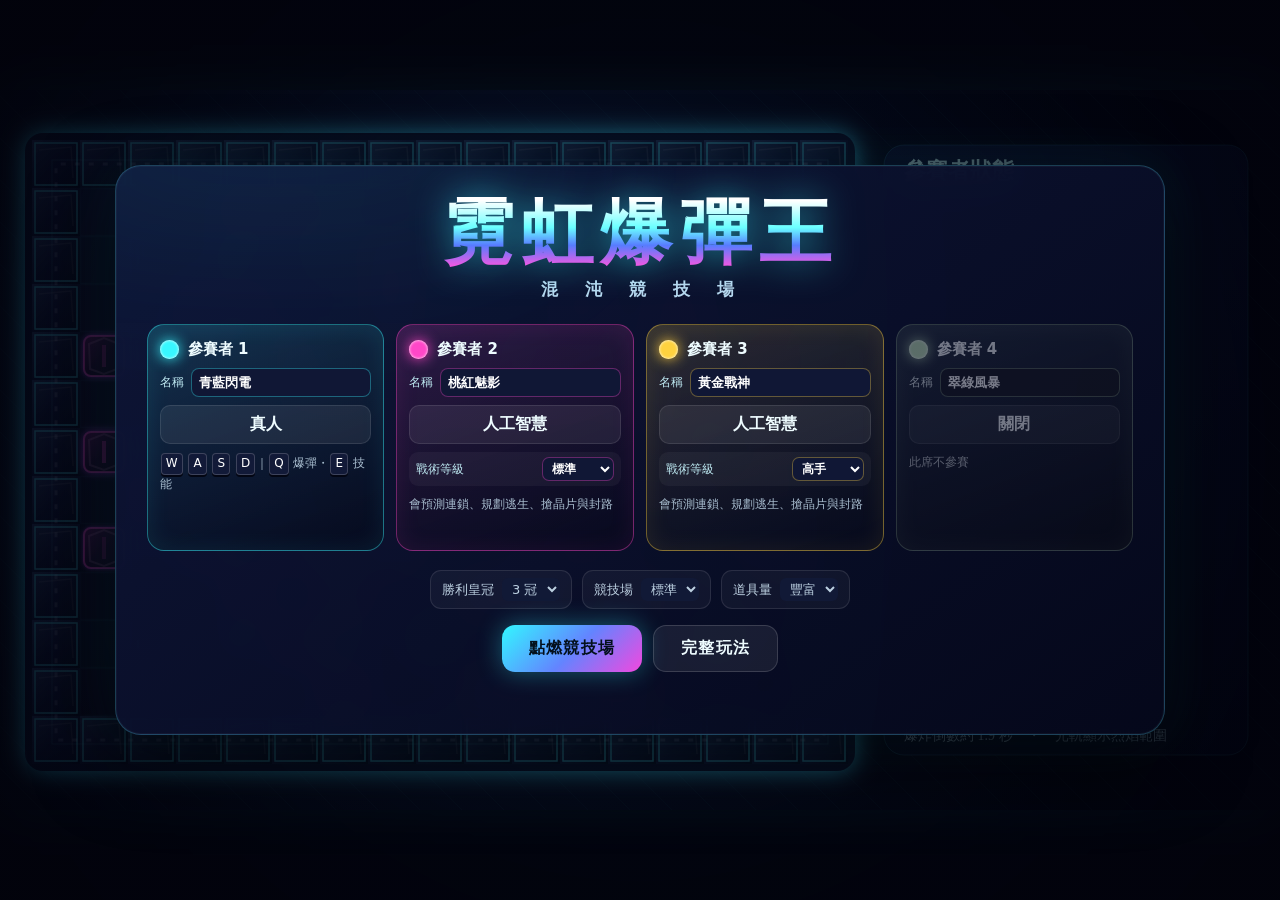
<file: html/index.html>
<!doctype html>
<html lang="zh-Hant">
<head>
  <meta charset="utf-8">
  <meta name="viewport" content="width=device-width,initial-scale=1,maximum-scale=1,user-scalable=no">
  <meta name="color-scheme" content="dark">
  <title>霓虹爆彈王：混沌競技場</title>
  <meta name="theme-color" content="#050817">
  <link rel="icon" href="assets/icons/favicon.ico" sizes="any">
  <link rel="icon" type="image/png" sizes="32x32" href="assets/icons/favicon-32.png">
  <link rel="icon" type="image/png" sizes="16x16" href="assets/icons/favicon-16.png">
  <link rel="apple-touch-icon" sizes="180x180" href="assets/icons/apple-touch-icon.png">
  <link rel="stylesheet" href="css/base.css">
  <link rel="stylesheet" href="css/lobby.css">
  <link rel="stylesheet" href="css/overlays.css">
  <link rel="stylesheet" href="css/responsive.css">
</head>
<body>
<main id="app">
  <canvas id="game" width="1280" height="720" tabindex="0" aria-label="爆彈競技場"></canvas>
  <div id="topbar" class="hidden"><button id="pauseBtn" class="mini">暫停　<span class="kbd">Esc</span></button><div id="roundLabel">第 1 回合</div><button id="soundBtn" class="mini">音效：開</button></div>
  <section id="menu" class="screen">
    <div class="panel">
      <h1>霓虹爆彈王</h1><div class="subtitle">混　沌　競　技　場</div>
      <div id="slots" class="slots"></div>
      <div class="options">
        <label class="choice">勝利皇冠 <select id="wins"><option value="1">1 冠</option><option value="2">2 冠</option><option value="3" selected>3 冠</option><option value="5">5 冠</option></select></label>
        <label class="choice">競技場 <select id="density"><option value=".46">寬闊</option><option value=".60" selected>標準</option><option value=".72">瘋狂</option></select></label>
        <label class="choice">道具量 <select id="loot"><option value=".30">稀少</option><option value=".52" selected>豐富</option><option value=".76">暴雨</option></select></label>
      </div>
      <div class="actions"><button id="startBtn" class="primary">點燃競技場</button><button id="helpBtn" class="secondary">完整玩法</button></div>
      <div id="warning" class="warning"></div>
    </div>
  </section>
  <div id="help" class="modal hidden" role="dialog" aria-modal="true">
    <div class="modal-card"><h2>爆彈生存指南</h2>
      <p>在迷宮中放置爆彈，炸開能量箱、收集強化晶片並讓其他參賽者退出戰局。火焰會沿十字方向延伸，被堅固牆擋住，並能引爆路上的其他爆彈。最後存活者取得一頂皇冠；先達設定皇冠數即稱霸競技場。</p>
      <h3>三人共用鍵盤</h3><div id="controlHelp" class="help-grid"></div>
      <p>每組按鍵位於鍵盤不同的水平區域，三雙手可同時操作。第四席可交給人工智慧。<span class="kbd">Esc</span> 暫停；任何人皆可在暫停畫面繼續。</p>
      <h3>戰鬥技巧</h3><ul><li>放下爆彈前先確認逃生路線；角落很適合伏擊，也很容易把自己封死。</li><li>走近爆彈並朝它移動即可用「戰靴」踢出；爆彈撞到障礙才會停下。</li><li>取得「遙控器」後，技能鍵會優先引爆最早放置的爆彈；「拳套」則可把前方爆彈拋出去。</li><li>火焰能連鎖引爆，等對手剛放下爆彈再點燃連鎖，往往比正面追擊有效。</li><li>混沌禮盒可能帶來神力、瞬移或詛咒。「方向反轉」會讓上下左右輸入顛倒 6 秒；「黏液減速」會把移動速度降至約 62%，持續 6 秒。</li></ul>
      <h3>幽靈復仇</h3><p>參賽者出局後會化為幽靈，在競技場最外圈的堅固牆上飄行。沿用自己的移動鍵繞行外圈；面向場內時按爆彈鍵，即可把幽靈爆彈拋向該方向上的隨機有效距離。每位幽靈同時只能擁有一枚爆彈，必須等它爆炸後才能再次投擲。若幽靈爆彈造成致命一擊，幽靈會在被淘汰者倒下的位置以一顆生命復活，並獲得短暫無敵；被淘汰者則成為新的幽靈。人工智慧幽靈也會追蹤目標並尋找命中機率較高的投彈角度。但若一次傷害結算後場內只剩一位活著的玩家，回合會先立即結束，造成擊殺的幽靈不會復活，也不能再反擊。</p>
      <h3>強化晶片大全</h3><div id="powerHelp" class="help-grid"></div><p>戰局右側的每位玩家卡片底部會顯示目前正在生效的晶片圖像；永久裝備會持續亮起，充能耗盡、護盾破裂或暫時狀態結束後則會自動消失。</p>
      <h3>人工智慧與難度</h3><p>每個電腦席位都能獨立選擇「新手、標準、高手、瘋狂」。等級越高，反應越快、預測時間越遠，也越擅長用破牆、封路、連鎖與遙控爆破困住對手。電腦只會蒐集場上已經出現的晶片，不會偷看能量箱裡尚未掉落的道具。即使是新手，放彈前也會先模擬一條可存活的逃生路；較低等級的差異主要在反應、戰術選擇與偶爾錯失良機。</p>
      <h3>素材與授權</h3><p>隨附於本地的爆彈圖示，以及部分確認、拾取與勝利音效取自 <a href="https://kenney.nl/" target="_blank" rel="noreferrer">Kenney</a> 的「平臺遊戲美術豪華包」、「數位音效」與「音樂短曲」，依 Creative Commons Zero（CC0 1.0）釋出，特此致謝。角色、競技場、光影、粒子與其餘音樂音效由本遊戲程序化產生。所有實際素材均已隨遊戲一併封裝於本地，離線遊玩不會連線下載。</p>
      <div class="close-row"><button id="closeHelp" class="primary">了解，準備爆破</button></div>
    </div>
  </div>
  <div id="pause" class="modal hidden"><div class="modal-card pause-card"><h2>時空凍結</h2><p>競技場已暫停。調整手勢、深呼吸，然後繼續製造混沌。</p><div class="actions"><button id="resumeBtn" class="primary">繼續戰鬥</button><button id="restartBtn" class="secondary">重新開局</button><button id="quitBtn" class="secondary">返回大廳</button></div></div></div>
  <div id="announcement" class="modal hidden"><div class="modal-card"><div id="announceTitle">回合結束</div><div id="announceText"></div><div class="actions"><button id="nextBtn" class="primary">下一回合</button><button id="lobbyBtn" class="secondary">返回大廳</button></div></div></div>
</main>
  <script defer src="js/core.js"></script>
  <script defer src="js/audio.js"></script>
  <script defer src="js/game.js"></script>
  <script defer src="js/ai.js"></script>
  <script defer src="js/simulation.js"></script>
  <script defer src="js/render.js"></script>
  <script defer src="js/app.js"></script>
</body>
</html>
</file>
<file: html/css/base.css>
:root{--cyan:#35f6ff;--pink:#ff3bd5;--gold:#ffd34f;--ink:#050817;--panel:rgba(8,13,37,.88);--line:rgba(91,232,255,.24)}
    *{box-sizing:border-box}html,body{width:100%;height:100%;margin:0;overflow:hidden;background:#02030b;color:#eefcff;font-family:"Microsoft JhengHei","Noto Sans TC",system-ui,sans-serif;font-size:16px}
    body:before{content:"";position:fixed;inset:-30%;background:radial-gradient(circle at 22% 25%,#182165 0,transparent 25%),radial-gradient(circle at 78% 72%,#53154d 0,transparent 28%),linear-gradient(125deg,#03040e,#07152a 55%,#10031c);animation:bgdrift 16s ease-in-out infinite alternate;z-index:-2}
    body:after{content:"";position:fixed;inset:0;background-image:linear-gradient(rgba(65,231,255,.035) 1px,transparent 1px),linear-gradient(90deg,rgba(65,231,255,.035) 1px,transparent 1px);background-size:42px 42px;mask-image:radial-gradient(circle,#000,transparent 75%);z-index:-1}
    @keyframes bgdrift{to{transform:translate3d(4%,-3%,0) scale(1.08);filter:hue-rotate(25deg)}}
    button,input,select{font:inherit;color:inherit}button{border:0;cursor:pointer}button:focus-visible,input:focus-visible,select:focus-visible{outline:2px solid #fff;outline-offset:2px}
    #app{position:relative;width:100%;height:100%;display:grid;place-items:center}
    #game{display:block;width:min(100vw,177.777vh);height:min(56.25vw,100vh);max-width:100%;max-height:100%;filter:drop-shadow(0 0 28px rgba(53,246,255,.13));outline:none}
    .screen{position:absolute;inset:0;display:grid;place-items:center;padding:clamp(12px,2.2vw,32px);background:radial-gradient(circle at center,rgba(5,9,28,.34),rgba(2,3,12,.88));transition:.25s opacity,.25s transform;overflow:auto}
    .screen.hidden{opacity:0;pointer-events:none;transform:scale(1.025)}
    .panel{width:min(1050px,96vw);border:1px solid var(--line);border-radius:26px;background:linear-gradient(145deg,rgba(15,23,58,.94),rgba(5,8,27,.94));box-shadow:0 0 0 1px rgba(255,255,255,.035) inset,0 24px 80px rgba(0,0,0,.58),0 0 60px rgba(53,246,255,.08);backdrop-filter:blur(16px);padding:clamp(18px,2.4vw,34px);position:relative;overflow:hidden}
    .panel:before{content:"";position:absolute;width:520px;height:170px;left:-100px;top:-120px;background:var(--cyan);filter:blur(100px);opacity:.09;pointer-events:none}
    h1{margin:0;text-align:center;font-size:clamp(34px,5.6vw,75px);font-weight:1000;letter-spacing:.1em;line-height:1;background:linear-gradient(180deg,#fff 5%,#6affff 43%,#577cff 68%,#ff55df);-webkit-background-clip:text;color:transparent;filter:drop-shadow(0 0 18px rgba(53,246,255,.55))}
    .subtitle{text-align:center;color:#b7d8ef;letter-spacing:.3em;margin:10px 0 23px;font-weight:700;font-size:clamp(12px,1.4vw,17px)}
</file>
<file: html/css/lobby.css>
.slots{display:grid;grid-template-columns:repeat(4,1fr);gap:12px;margin:12px 0 19px}
    .slot{position:relative;min-width:0;padding:15px 12px;border:1px solid color-mix(in srgb,var(--pc) 42%,transparent);border-radius:17px;background:linear-gradient(160deg,color-mix(in srgb,var(--pc) 15%,transparent),rgba(6,9,28,.82));box-shadow:0 0 24px color-mix(in srgb,var(--pc) 9%,transparent) inset;transition:.18s transform,.18s opacity}
    .slot.off{opacity:.45;filter:saturate(.25)}.slot:hover{transform:translateY(-2px)}
    .slot-head{display:flex;align-items:center;gap:9px;margin-bottom:9px}.orb{width:19px;height:19px;border-radius:50%;background:var(--pc);box-shadow:0 0 14px var(--pc),0 0 3px #fff inset}.slot b{font-size:15px;white-space:nowrap}.name-choice{display:grid;grid-template-columns:auto minmax(0,1fr);align-items:center;gap:7px;margin-bottom:8px;color:#bfeaf3;font-size:12px}.name-choice input{width:100%;min-width:0;border:1px solid color-mix(in srgb,var(--pc) 35%,transparent);border-radius:8px;background:#101735;color:#fff;padding:6px 7px;font-size:13px;font-weight:800}.slot .type{width:100%;padding:8px 7px;border-radius:10px;background:rgba(255,255,255,.07);border:1px solid rgba(255,255,255,.1);font-weight:800}.ai-choice{display:flex;align-items:center;justify-content:space-between;gap:6px;margin-top:8px;padding:5px 7px;border-radius:9px;background:rgba(255,255,255,.045);color:#bfeaf3;font-size:12px}.ai-choice select{min-width:72px;border:1px solid color-mix(in srgb,var(--pc) 35%,transparent);border-radius:7px;background:#101735;color:#fff;padding:3px 5px;font-weight:800}.keys{font-size:12px;color:#a9bed0;line-height:1.65;margin-top:9px;min-height:40px}.kbd{display:inline-block;padding:0 4px;border-radius:4px;border:1px solid rgba(255,255,255,.18);background:#121a38;color:#fff;margin:0 1px;box-shadow:0 2px 0 #030613;font-size:12px}
    .options{display:flex;flex-wrap:wrap;align-items:center;justify-content:center;gap:10px;color:#bcd0e1;font-size:13px;margin-bottom:16px}.choice{display:flex;align-items:center;gap:8px;padding:7px 11px;border:1px solid rgba(255,255,255,.1);border-radius:11px;background:rgba(255,255,255,.04)}.choice select{border:0;background:#111936;border-radius:6px;padding:3px 6px}
    .actions{display:flex;justify-content:center;gap:11px;flex-wrap:wrap}.primary,.secondary{padding:12px 27px;border-radius:13px;font-weight:900;letter-spacing:.08em;transition:.15s transform,.15s filter}.primary{background:linear-gradient(135deg,#32f8ff,#6384ff 52%,#f248df);color:#03101c;box-shadow:0 0 24px rgba(53,246,255,.35)}.primary:hover,.secondary:hover{transform:translateY(-2px);filter:brightness(1.15)}.primary:active,.secondary:active{transform:translateY(1px)}.secondary{background:rgba(255,255,255,.07);border:1px solid rgba(255,255,255,.15)}
    .warning{min-height:21px;text-align:center;color:#ff9dbf;font-size:13px;margin-top:10px}
</file>
<file: html/css/overlays.css>
#topbar{position:absolute;left:0;right:0;top:0;display:flex;justify-content:space-between;align-items:center;padding:10px 14px;pointer-events:none;opacity:1;transition:.2s opacity}#topbar.hidden{opacity:0}.mini{pointer-events:auto;padding:8px 11px;border-radius:10px;background:rgba(4,8,24,.7);border:1px solid rgba(91,232,255,.18);font-size:13px;backdrop-filter:blur(8px)}#roundLabel{font-weight:900;color:#d8fbff;text-shadow:0 0 10px var(--cyan)}
    .modal{position:absolute;inset:0;display:grid;place-items:center;padding:18px;background:rgba(1,3,12,.83);backdrop-filter:blur(10px);transition:.2s opacity;z-index:10}.modal.hidden{opacity:0;pointer-events:none}.modal-card{width:min(980px,96vw);max-height:min(88vh,820px);overflow:auto;border:1px solid rgba(91,232,255,.27);border-radius:22px;background:linear-gradient(150deg,#101938,#06091e);box-shadow:0 30px 100px #000;padding:clamp(18px,3vw,34px)}.modal h2{text-align:center;margin:0 0 18px;color:#86faff;font-size:clamp(24px,3vw,38px)}.modal h3{color:#ffd667;margin:22px 0 9px}.modal p,.modal li{color:#c4d6e5;line-height:1.8;font-size:14px}.modal ul{padding-left:1.4em}.close-row{text-align:center;margin-top:25px}
.modal a{color:#72eaff}.help-grid{display:grid;grid-template-columns:repeat(auto-fit,minmax(205px,1fr));gap:8px}.help-item{display:grid;grid-template-columns:34px 1fr;gap:8px;align-items:center;padding:8px;border:1px solid rgba(255,255,255,.08);background:rgba(255,255,255,.035);border-radius:10px}.help-icon{width:31px;height:31px;display:grid;place-items:center;border-radius:9px;background:color-mix(in srgb,var(--ic) 23%,#10162f);color:var(--ic);font-weight:1000;box-shadow:0 0 13px color-mix(in srgb,var(--ic) 22%,transparent)}.help-item b{display:block;font-size:13px}.help-item span{font-size:12px;color:#99afc1;line-height:1.4}
.pause-card{max-width:520px;text-align:center}
    #announcement .modal-card{width:min(600px,94vw);text-align:center;background:radial-gradient(circle at top,rgba(45,66,142,.65),#080b20 65%)}#announceTitle{font-size:clamp(34px,6vw,64px);margin:5px;text-shadow:0 0 24px currentColor}#announceText{font-size:16px;color:#c7ddec;margin:11px 0 23px}
</file>
<file: html/css/responsive.css>
@media(max-width:760px){.slots{grid-template-columns:repeat(2,1fr)}.panel{padding:15px}.subtitle{margin-bottom:12px}.keys{min-height:0}.slot{padding:10px}.options{margin-bottom:10px}h1{font-size:34px}.screen{align-items:start}.panel{margin:auto}.modal-card{max-height:94vh}}
    @media(max-height:680px) and (min-width:761px){.panel{padding:15px 24px}.subtitle{margin:5px 0 10px}.slot{padding:9px}.keys{min-height:25px;line-height:1.35}.options{margin-bottom:8px}.warning{margin-top:5px}.primary,.secondary{padding:9px 22px}}
</file>
